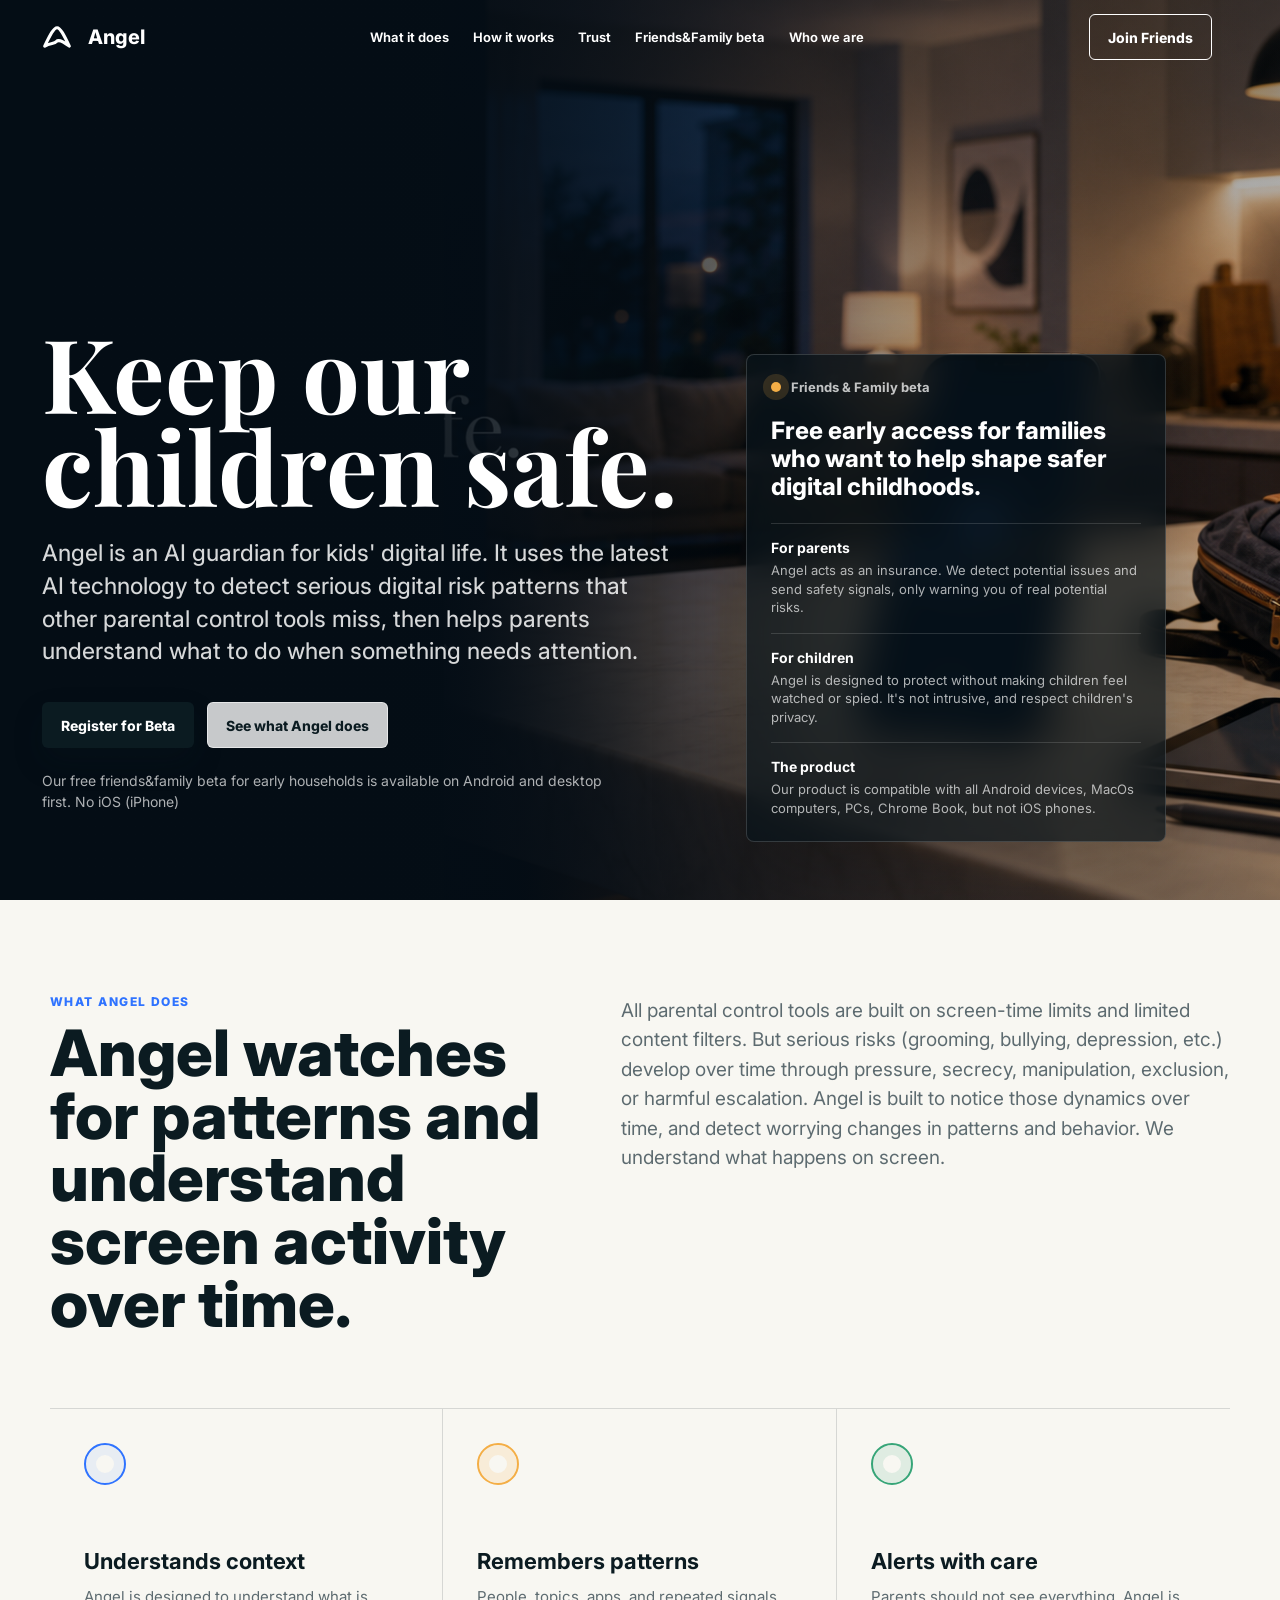
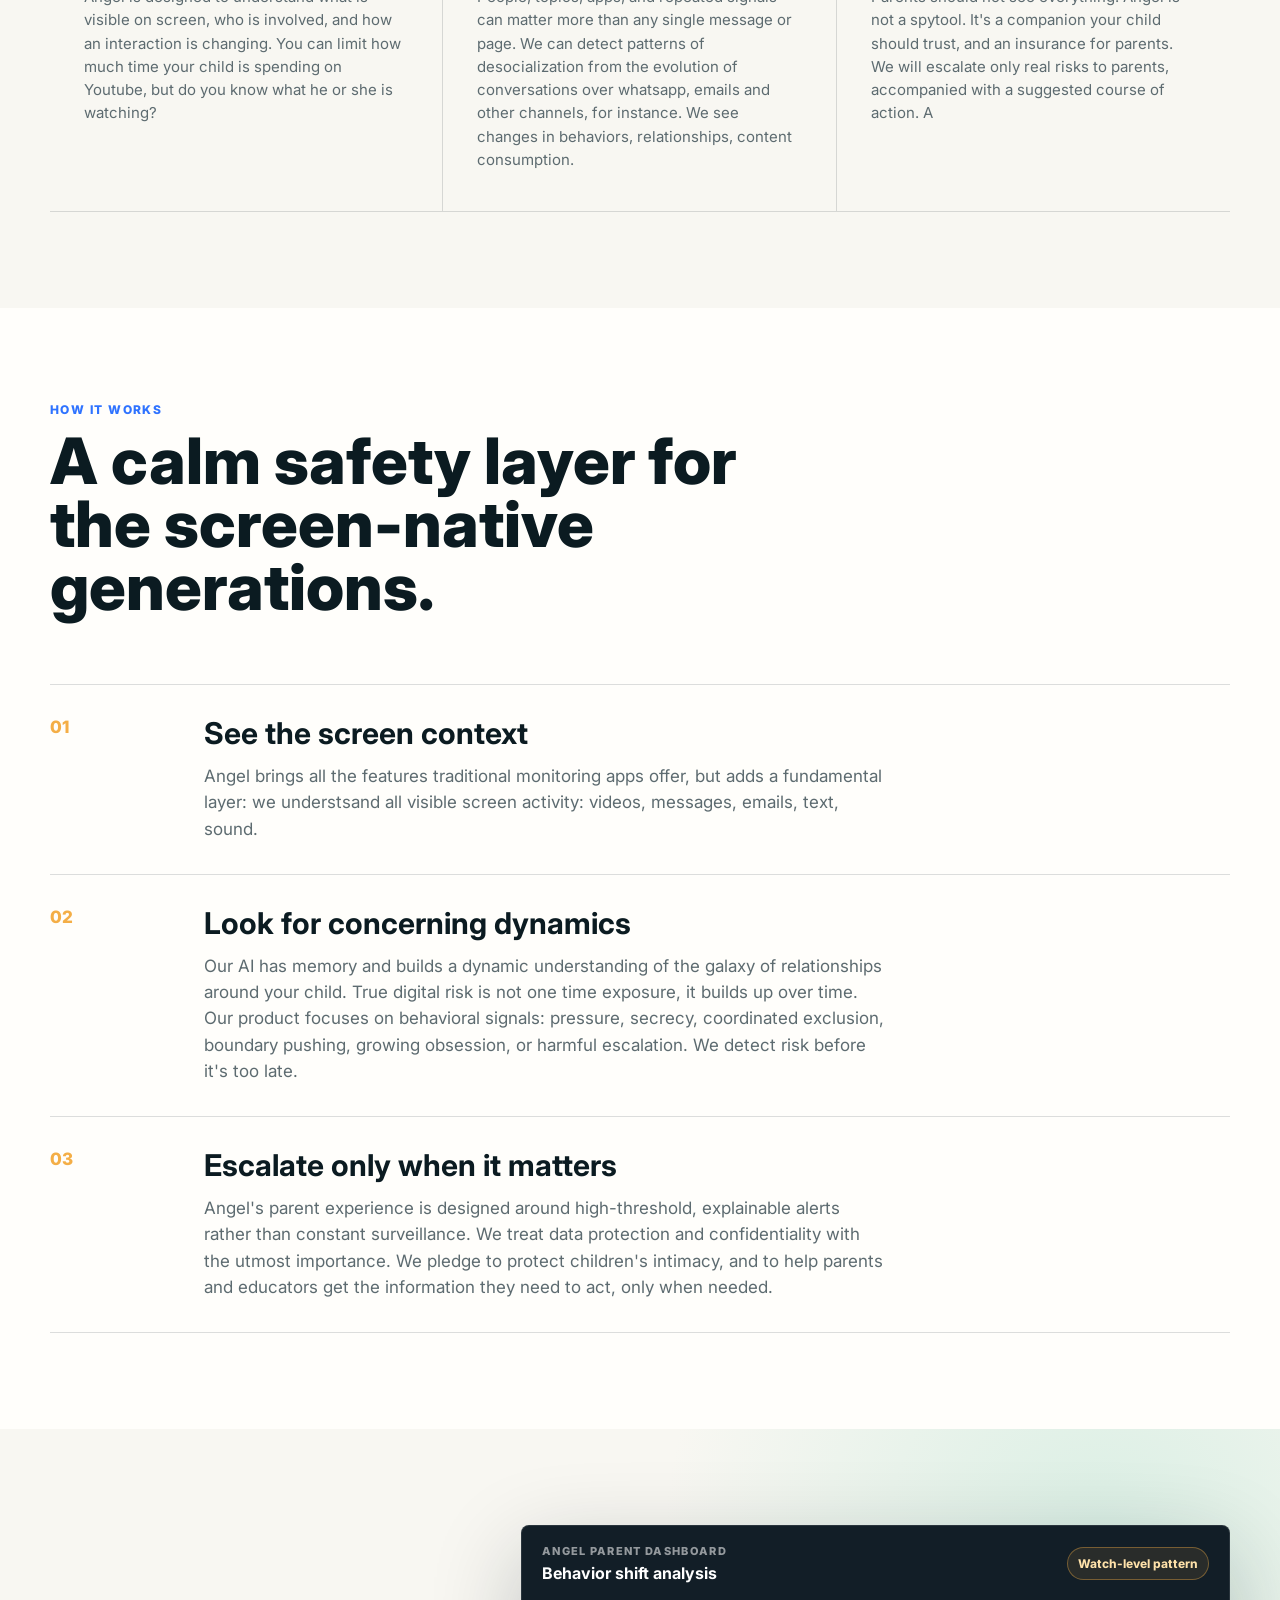
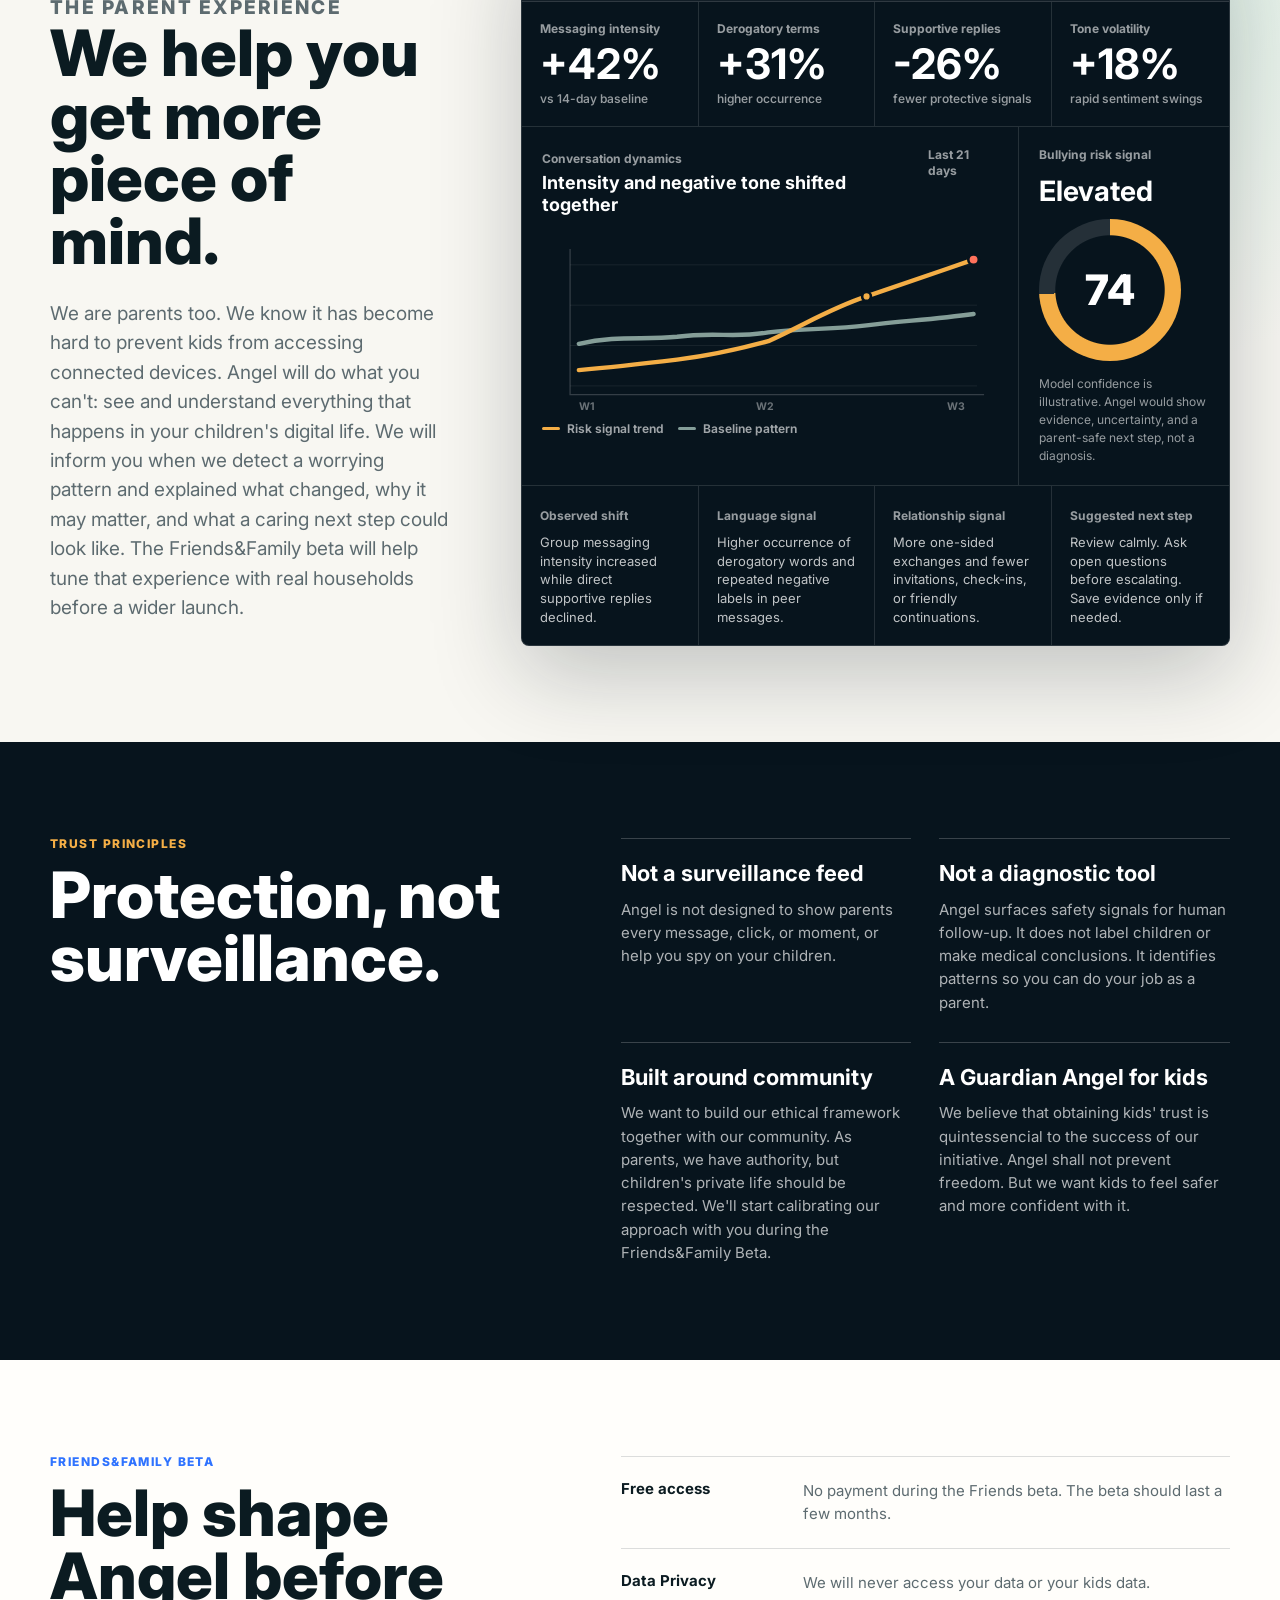
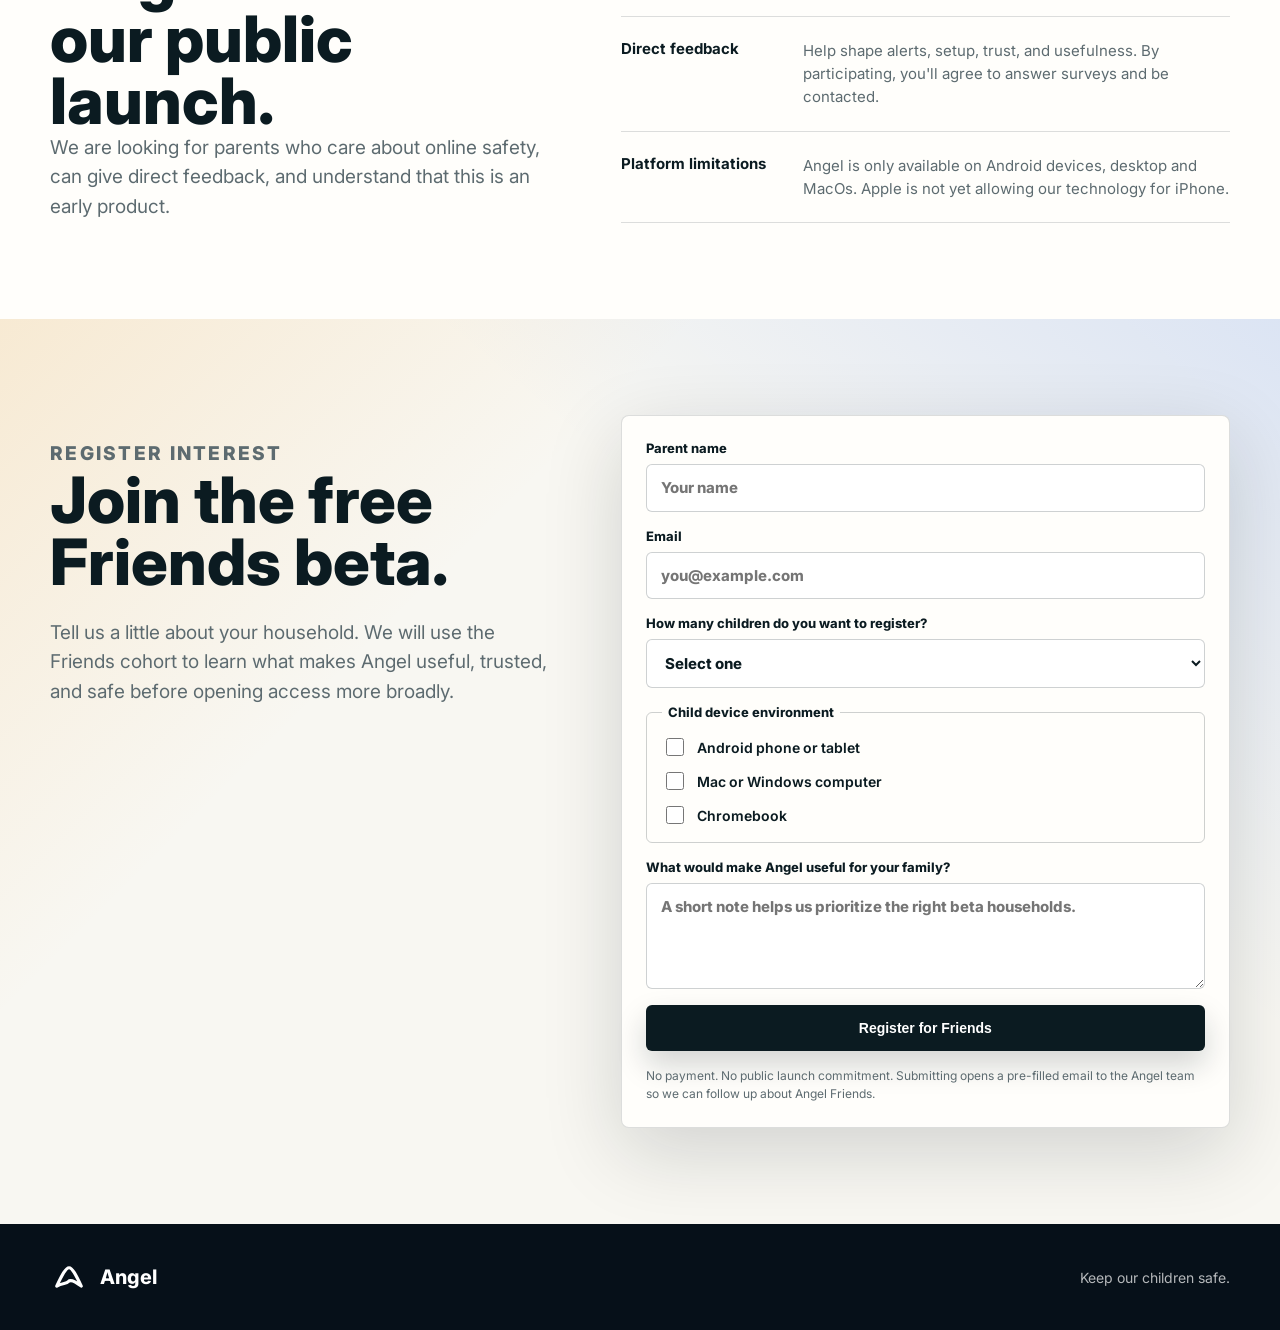
<file: index.html>
<!doctype html>
<html lang="en">
<head>
  <meta charset="utf-8">
  <meta name="viewport" content="width=device-width, initial-scale=1">
  <title>Angel | Keep our children safe</title>
  <meta name="description" content="Angel is an AI guardian for kids' digital life. Register for our Friends&Family beta testing phase.">
  <link rel="preconnect" href="https://fonts.googleapis.com">
  <link rel="preconnect" href="https://fonts.gstatic.com" crossorigin>
  <link href="https://fonts.googleapis.com/css2?family=Inter:wght@400;500;600;700;800&family=Playfair+Display:wght@600;700&display=swap" rel="stylesheet">
  <link rel="stylesheet" href="styles.css">
</head>
<body>
  <header class="site-header" data-header>
    <a class="brand" href="#top" aria-label="Angel home">
      <span class="brand-mark" aria-hidden="true">
        <svg viewBox="0 0 48 48" role="img">
          <path d="M8.5 35.5C15.4 20.9 20 12.3 24.1 12.3c4.1 0 8.4 8.6 15.4 23.2-8.5-6.5-13.9-8.4-16.2-5.7-2.7 3.2-7.8 1.3-14.8 5.7Z" />
        </svg>
      </span>
      <span>Angel</span>
    </a>
    <nav class="nav-links" aria-label="Main navigation">
      <a href="#what">What it does</a>
      <a href="#how">How it works</a>
      <a href="#trust">Trust</a>
      <a href="#friends">Friends&Family beta</a>
      <a href="founders.html">Who we are</a>
    </nav>
    <a class="header-action" href="#register">Join Friends</a>
    <button class="menu-button" type="button" data-menu-button aria-label="Open navigation">
      <span></span>
      <span></span>
    </button>
  </header>

  <nav class="mobile-menu" data-mobile-menu aria-label="Mobile navigation">
    <a href="#what">What it does</a>
    <a href="#how">How it works</a>
    <a href="#trust">Trust</a>
    <a href="#friends">Friends&Family beta</a>
    <a href="founders.html">Who we are</a>
  </nav>

  <main id="top">
    <section class="hero" aria-labelledby="hero-title">
      <div class="hero-image" aria-hidden="true"></div>
      <div class="hero-scrim" aria-hidden="true"></div>
      <div class="hero-inner">
        <div class="hero-copy">
          <h1 id="hero-title">Keep our children safe.</h1>
          <p class="hero-lead">Angel is an AI guardian for kids' digital life. It uses the latest AI technology to detect serious digital risk patterns that other parental control tools miss, then helps parents understand what to do when something needs attention.</p>
          <div class="hero-actions">
            <a class="primary-button" href="#register">Register for Beta</a>
            <a class="secondary-button" href="#what">See what Angel does</a>
          </div>
          <p class="availability">Our free friends&family beta for early households is available on Android and desktop first. No iOS (iPhone)</p>
        </div>

        <aside class="beta-panel" aria-label="Friends and Family beta summary">
          <div class="panel-top">
            <span class="pulse"></span>
            <span>Friends & Family beta</span>
          </div>
          <p class="panel-title">Free early access for families who want to help shape safer digital childhoods.</p>
          <div class="panel-rows">
            <div>
              <strong>For parents</strong>
              <span>Angel acts as an insurance. We detect potential issues and send safety signals, only warning you of real potential risks.</span>
            </div>
            <div>
              <strong>For children</strong>
              <span>Angel is designed to protect without making children feel watched or spied. It's not intrusive, and respect children's privacy.</span>
            </div>
            <div>
              <strong>The product</strong>
              <span>Our product is compatible with all Android devices, MacOs computers, PCs, Chrome Book, but not iOS phones.</span>
            </div>
          </div>
        </aside>
      </div>
    </section>

    <section class="intro-band" id="what" aria-labelledby="what-title">
      <div class="section-wrap split">
        <div>
          <p class="section-label">What Angel does</p>
          <h2 id="what-title">Angel watches for patterns and understand screen activity over time.</h2>
        </div>
        <p class="section-lead">All parental control tools are built on screen-time limits and limited content filters. But serious risks (grooming, bullying, depression, etc.) develop over time through pressure, secrecy, manipulation, exclusion, or harmful escalation. Angel is built to notice those dynamics over time, and detect worrying changes in patterns and behavior. We understand what happens on screen.</p>
      </div>
      <div class="section-wrap signal-grid">
        <article>
          <span class="icon-ring blue"></span>
          <h3>Understands context</h3>
          <p>Angel is designed to understand what is visible on screen, who is involved, and how an interaction is changing. You can limit how much time your child is spending on Youtube, but do you know what he or she is watching?</p>
        </article>
        <article>
          <span class="icon-ring amber"></span>
          <h3>Remembers patterns</h3>
          <p>People, topics, apps, and repeated signals can matter more than any single message or page. We can detect patterns of desocialization from the evolution of conversations over whatsapp, emails and other channels, for instance. We see changes in behaviors, relationships, content consumption.</p>
        </article>
        <article>
          <span class="icon-ring mint"></span>
          <h3>Alerts with care</h3>
          <p>Parents should not see everything. Angel is not a spytool. It's a companion your child should trust, and an insurance for parents. We will escalate only real risks to parents, accompanied with a suggested course of action. A</p>
        </article>
      </div>
    </section>

    <section class="product-story" id="how" aria-labelledby="how-title">
      <div class="section-wrap">
        <div class="story-header">
          <p class="section-label">How it works</p>
          <h2 id="how-title">A calm safety layer for the screen-native generations.</h2>
        </div>
        <div class="timeline">
          <div class="timeline-item">
            <span>01</span>
            <div>
              <h3>See the screen context</h3>
              <p>Angel brings all the features traditional monitoring apps offer, but adds a fundamental layer: we understsand all visible screen activity: videos, messages, emails, text, sound.</p>
            </div>
          </div>
          <div class="timeline-item">
            <span>02</span>
            <div>
              <h3>Look for concerning dynamics</h3>
              <p>Our AI has memory and builds a dynamic understanding of the galaxy of relationships around your child. True digital risk is not one time exposure, it builds up over time. Our product focuses on behavioral signals: pressure, secrecy, coordinated exclusion, boundary pushing, growing obsession, or harmful escalation. We detect risk before it's too late.</p>
            </div>
          </div>
          <div class="timeline-item">
            <span>03</span>
            <div>
              <h3>Escalate only when it matters</h3>
              <p>Angel's parent experience is designed around high-threshold, explainable alerts rather than constant surveillance. We treat data protection and confidentiality with the utmost importance. We pledge to protect children's intimacy, and to help parents and educators get the information they need to act, only when needed.</p>
            </div>
          </div>
        </div>
      </div>
    </section>

    <section class="dashboard-section" id="dashboard" aria-labelledby="dashboard-title">
      <div class="section-wrap dashboard-layout dashboard-layout-wide">
        <div class="dashboard-copy">
          <p class="section-label">The parent experience</p>
          <h2 id="dashboard-title">We help you get more piece of mind.</h2>
          <p>We are parents too. We know it has become hard to prevent kids from accessing connected devices. Angel will do what you can't: see and understand everything that happens in your children's digital life. We will inform you when we detect a worrying pattern and explained what changed, why it may matter, and what a caring next step could look like. The Friends&Family beta will help tune that experience with real households before a wider launch.</p>
        </div>

        <div class="analytics-dashboard" aria-label="Illustrative Angel parent dashboard preview">
          <div class="analytics-topbar">
            <div>
              <span class="dashboard-kicker">Angel Parent Dashboard</span>
              <strong>Behavior shift analysis</strong>
            </div>
            <span class="risk-pill">Watch-level pattern</span>
          </div>

          <div class="dashboard-metrics">
            <div>
              <span>Messaging intensity</span>
              <strong>+42%</strong>
              <small>vs 14-day baseline</small>
            </div>
            <div>
              <span>Derogatory terms</span>
              <strong>+31%</strong>
              <small>higher occurrence</small>
            </div>
            <div>
              <span>Supportive replies</span>
              <strong>-26%</strong>
              <small>fewer protective signals</small>
            </div>
            <div>
              <span>Tone volatility</span>
              <strong>+18%</strong>
              <small>rapid sentiment swings</small>
            </div>
          </div>

          <div class="dashboard-main-grid">
            <div class="chart-panel">
              <div class="chart-header">
                <div>
                  <span>Conversation dynamics</span>
                  <strong>Intensity and negative tone shifted together</strong>
                </div>
                <small>Last 21 days</small>
              </div>
              <svg class="line-chart" viewBox="0 0 520 220" role="img" aria-label="Line chart showing rising messaging intensity and derogatory language">
                <path class="grid-line" d="M32 42H496M32 88H496M32 134H496M32 180H496" />
                <path class="axis-line" d="M32 24V190H504" />
                <path class="baseline-line" d="M42 132C86 122 116 128 154 124C198 118 220 126 258 119C300 114 332 116 370 111C412 106 448 104 492 98" />
                <path class="risk-line" d="M42 162C86 158 120 154 154 150C196 145 225 138 258 129C300 110 330 91 370 78C414 63 452 50 492 36" />
                <circle class="chart-point" cx="370" cy="78" r="5" />
                <circle class="chart-point hot" cx="492" cy="36" r="6" />
                <text x="42" y="208">W1</text>
                <text x="244" y="208">W2</text>
                <text x="462" y="208">W3</text>
              </svg>
              <div class="chart-legend">
                <span><i class="legend-risk"></i>Risk signal trend</span>
                <span><i class="legend-base"></i>Baseline pattern</span>
              </div>
            </div>

            <div class="score-panel">
              <span>Bullying risk signal</span>
              <strong>Elevated</strong>
              <div class="score-ring" aria-hidden="true"><span>74</span></div>
              <p>Model confidence is illustrative. Angel would show evidence, uncertainty, and a parent-safe next step, not a diagnosis.</p>
            </div>
          </div>

          <div class="evidence-matrix">
            <div>
              <span>Observed shift</span>
              <p>Group messaging intensity increased while direct supportive replies declined.</p>
            </div>
            <div>
              <span>Language signal</span>
              <p>Higher occurrence of derogatory words and repeated negative labels in peer messages.</p>
            </div>
            <div>
              <span>Relationship signal</span>
              <p>More one-sided exchanges and fewer invitations, check-ins, or friendly continuations.</p>
            </div>
            <div>
              <span>Suggested next step</span>
              <p>Review calmly. Ask open questions before escalating. Save evidence only if needed.</p>
            </div>
          </div>
        </div>
      </div>
    </section>

    <section class="trust-section" id="trust" aria-labelledby="trust-title">
      <div class="section-wrap trust-layout">
        <div>
          <p class="section-label">Trust principles</p>
          <h2 id="trust-title">Protection, not surveillance.</h2>
        </div>
        <div class="trust-list">
          <article>
            <h3>Not a surveillance feed</h3>
            <p>Angel is not designed to show parents every message, click, or moment, or help you spy on your children.</p>
          </article>
          <article>
            <h3>Not a diagnostic tool</h3>
            <p>Angel surfaces safety signals for human follow-up. It does not label children or make medical conclusions. It identifies patterns so you can do your job as a parent.</p>
          </article>
          <article>
            <h3>Built around community</h3>
            <p>We want to build our ethical framework together with our community. As parents, we have authority, but children's private life should be respected. We'll start calibrating our approach with you during the Friends&Family Beta.</p>
          </article>
          <article>
            <h3>A Guardian Angel for kids</h3>
            <p>We believe that obtaining kids' trust is quintessencial to the success of our initiative. Angel shall not prevent freedom. But we want kids to feel safer and more confident with it.</p>
          </article>
        </div>
      </div>
    </section>

    <section class="friends-section" id="friends" aria-labelledby="friends-title">
      <div class="section-wrap friends-grid">
        <div>
          <p class="section-label">Friends&Family beta</p>
          <h2 id="friends-title">Help shape Angel before our public launch.</h2>
          <p class="section-lead">We are looking for parents who care about online safety, can give direct feedback, and understand that this is an early product.</p>
        </div>
        <div class="friends-points">
          <div><strong>Free access</strong><span>No payment during the Friends beta. The beta should last a few months.</span></div>
          <div><strong>Data Privacy</strong><span>We will never access your data or your kids data.</span></div>
          <div><strong>Direct feedback</strong><span>Help shape alerts, setup, trust, and usefulness. By participating, you'll agree to answer surveys and be contacted.</span></div>
          <div><strong>Platform limitations</strong><span>Angel is only available on Android devices, desktop and MacOs. Apple is not yet allowing our technology for iPhone.</span></div>
        </div>
      </div>
    </section>

    <section class="register-section" id="register" aria-labelledby="register-title">
      <div class="section-wrap register-layout">
        <div class="register-copy">
          <p class="section-label">Register interest</p>
          <h2 id="register-title">Join the free Friends beta.</h2>
          <p>Tell us a little about your household. We will use the Friends cohort to learn what makes Angel useful, trusted, and safe before opening access more broadly.</p>
        </div>
        <form class="signup-form" data-signup-form>
          <label>
            Parent name
            <input id="parent-name" name="name" type="text" autocomplete="name" placeholder="Your name" required>
          </label>
          <label>
            Email
            <input id="parent-email" name="email" type="email" autocomplete="email" placeholder="you@example.com" required>
          </label>
          <label>
            How many children do you want to register?
            <select id="children-count" name="children" required>
              <option value="">Select one</option>
              <option>One</option>
              <option>Two</option>
              <option>Three</option>
            </select>
          </label>
          <fieldset class="device-fieldset">
            <legend>Child device environment</legend>
            <label for="device-android"><input id="device-android" name="device" type="checkbox" value="Android phone or tablet"> Android phone or tablet</label>
            <label for="device-computer"><input id="device-computer" name="device" type="checkbox" value="Mac or Windows computer"> Mac or Windows computer</label>
            <label for="device-chromebook"><input id="device-chromebook" name="device" type="checkbox" value="Chromebook"> Chromebook</label>
          </fieldset>
          <label>
            What would make Angel useful for your family?
            <textarea id="family-note" name="note" rows="4" placeholder="A short note helps us prioritize the right beta households."></textarea>
          </label>
          <button class="primary-button form-button" type="submit">Register for Friends</button>
          <p class="form-note">No payment. No public launch commitment. Submitting opens a pre-filled email to the Angel team so we can follow up about Angel Friends.</p>
          <div class="form-success" data-form-success hidden>
            <strong>Email draft prepared.</strong>
            <span>Send it to complete your Friends beta registration interest.</span>
          </div>
        </form>
      </div>
    </section>
  </main>

  <footer class="site-footer">
    <div class="footer-inner">
      <a class="brand footer-brand" href="#top" aria-label="Angel home">
        <span class="brand-mark" aria-hidden="true">
          <svg viewBox="0 0 48 48" role="img">
            <path d="M8.5 35.5C15.4 20.9 20 12.3 24.1 12.3c4.1 0 8.4 8.6 15.4 23.2-8.5-6.5-13.9-8.4-16.2-5.7-2.7 3.2-7.8 1.3-14.8 5.7Z" />
          </svg>
        </span>
        <span>Angel</span>
      </a>
      <p>Keep our children safe.</p>
    </div>
  </footer>

  <script src="script.js"></script>
</body>
</html>
</file>
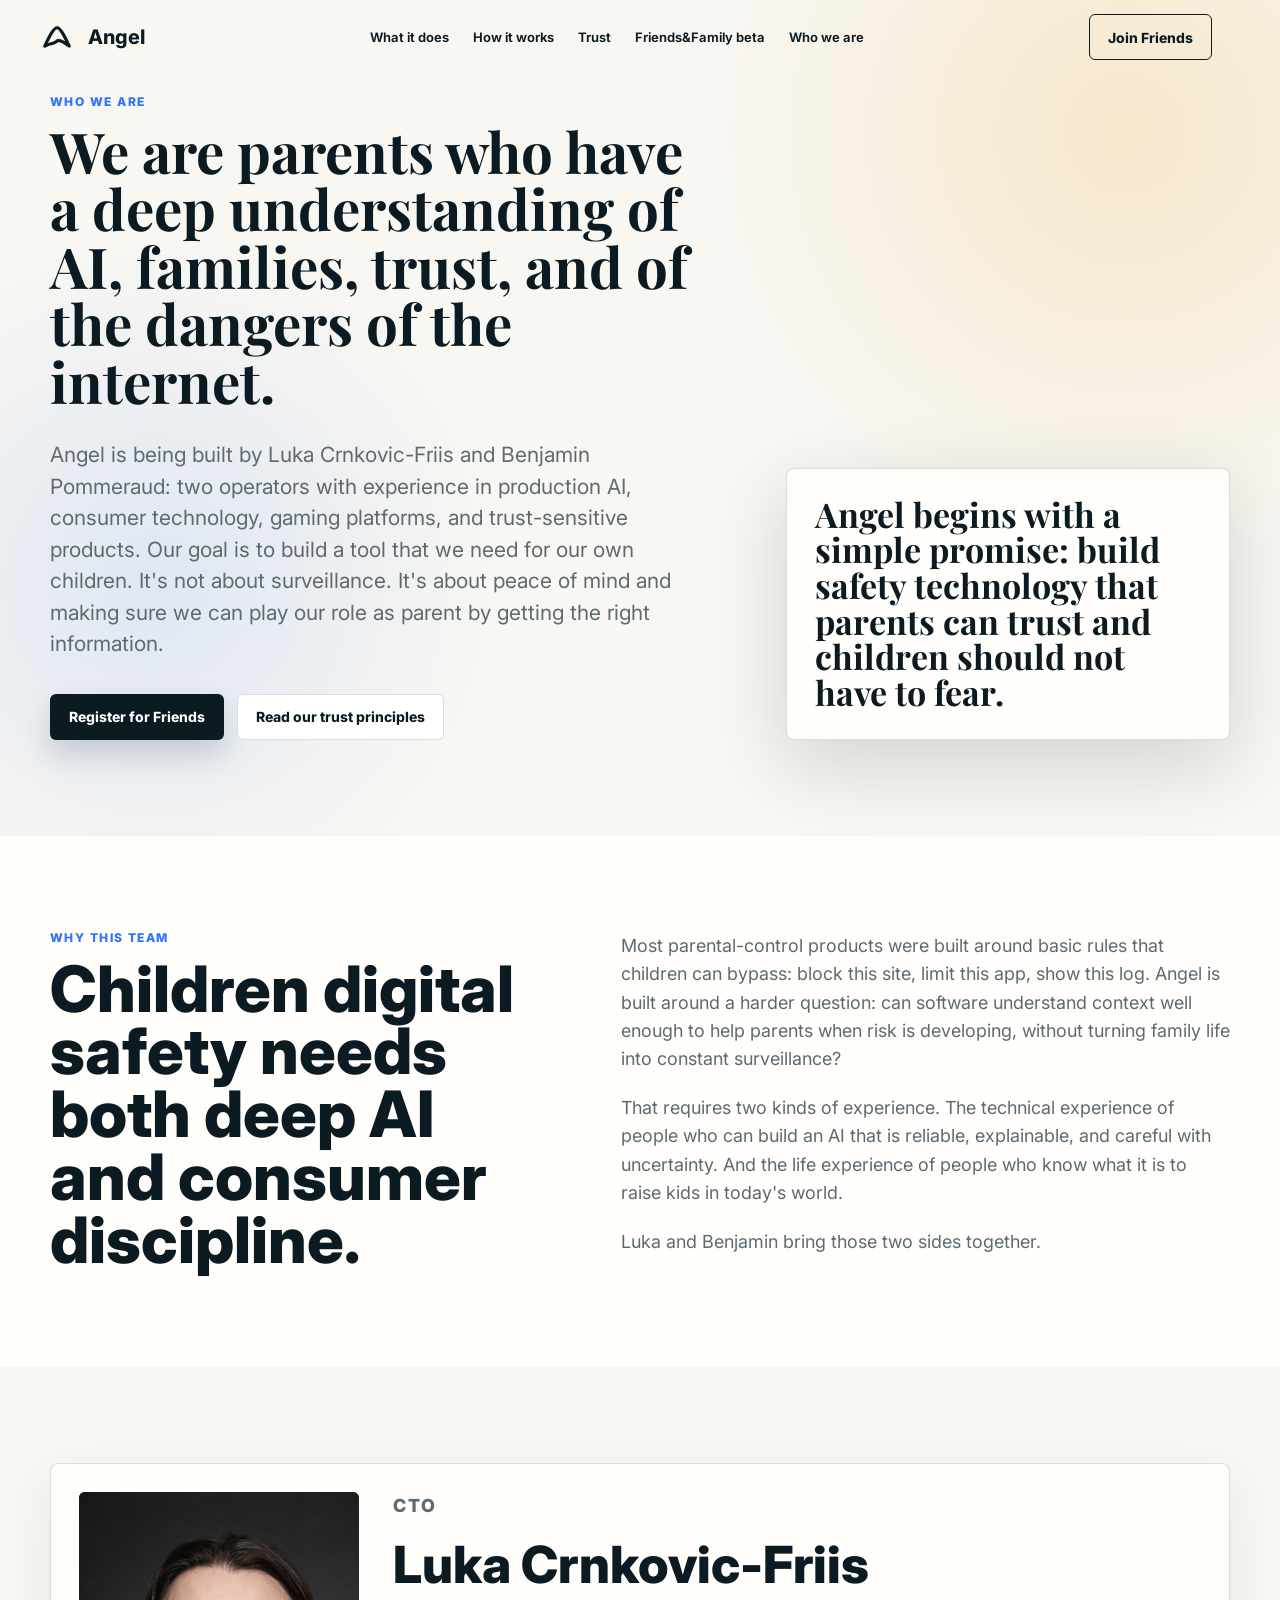
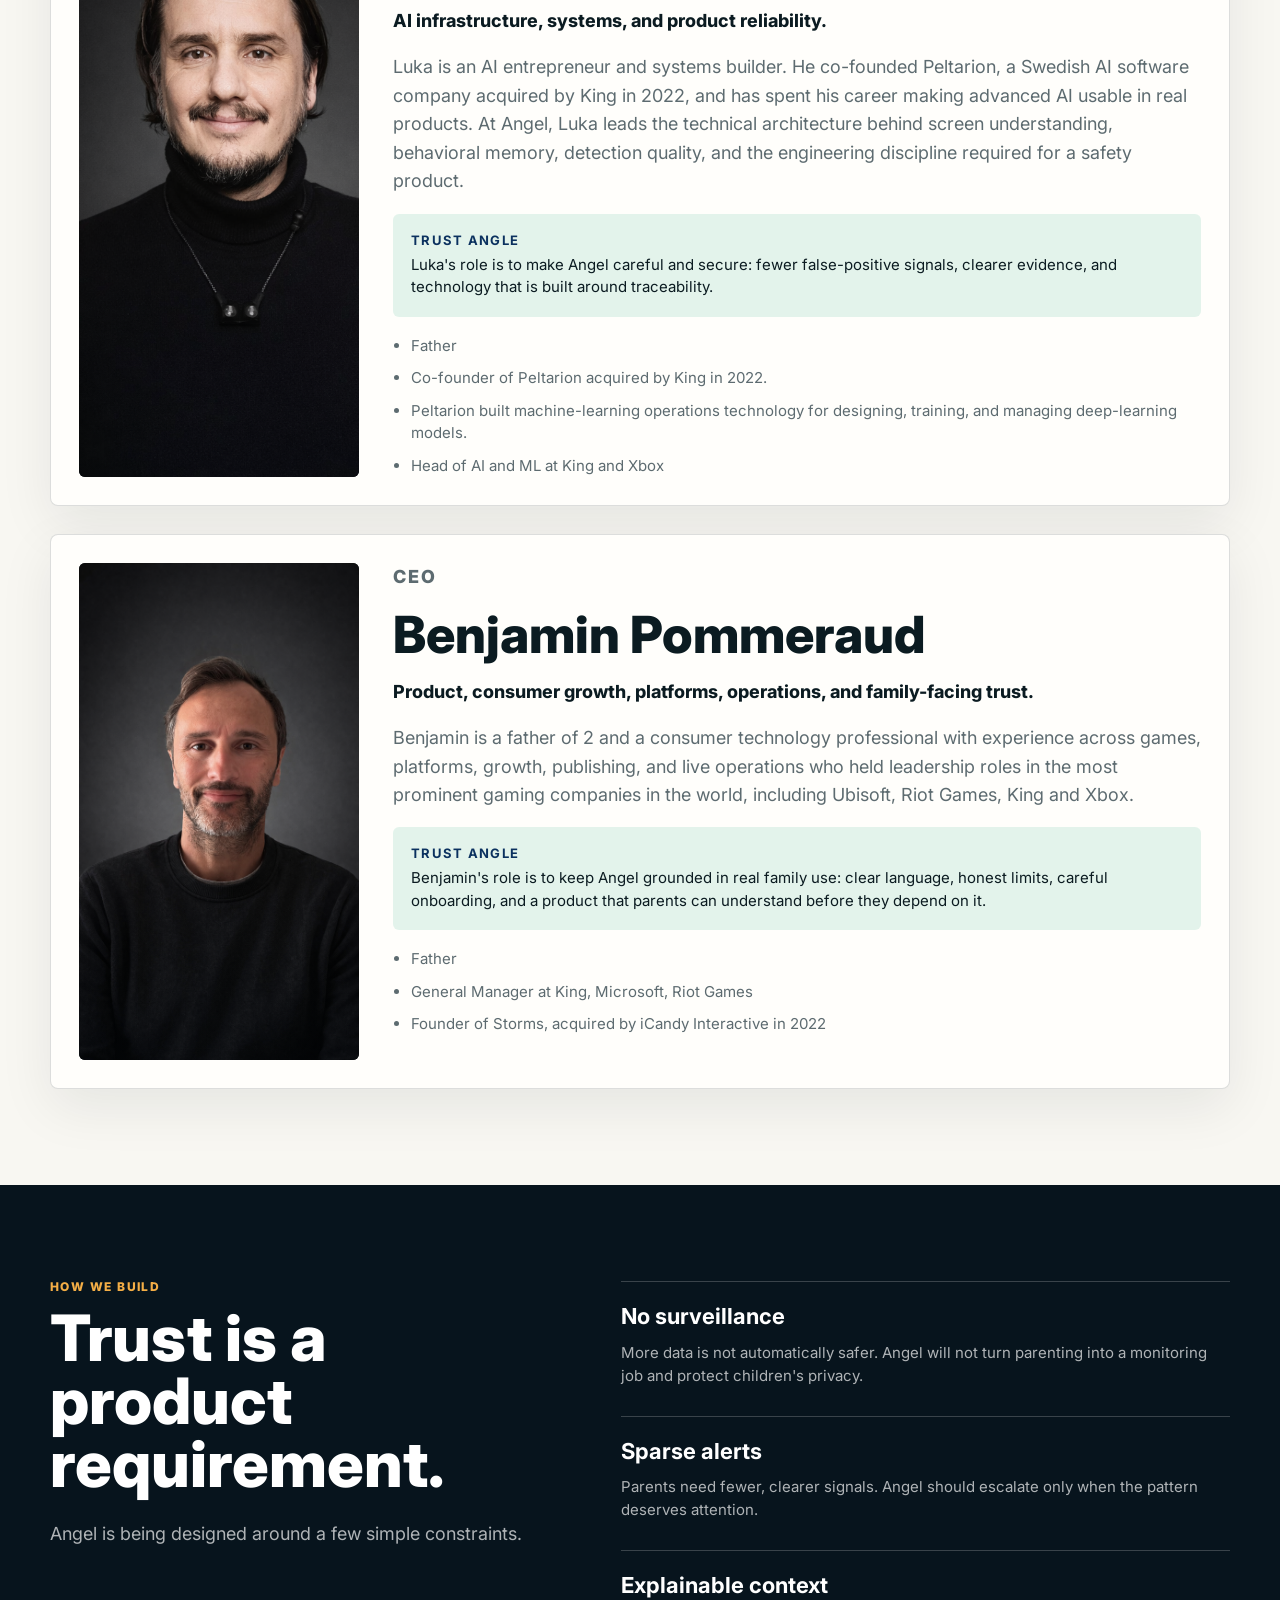
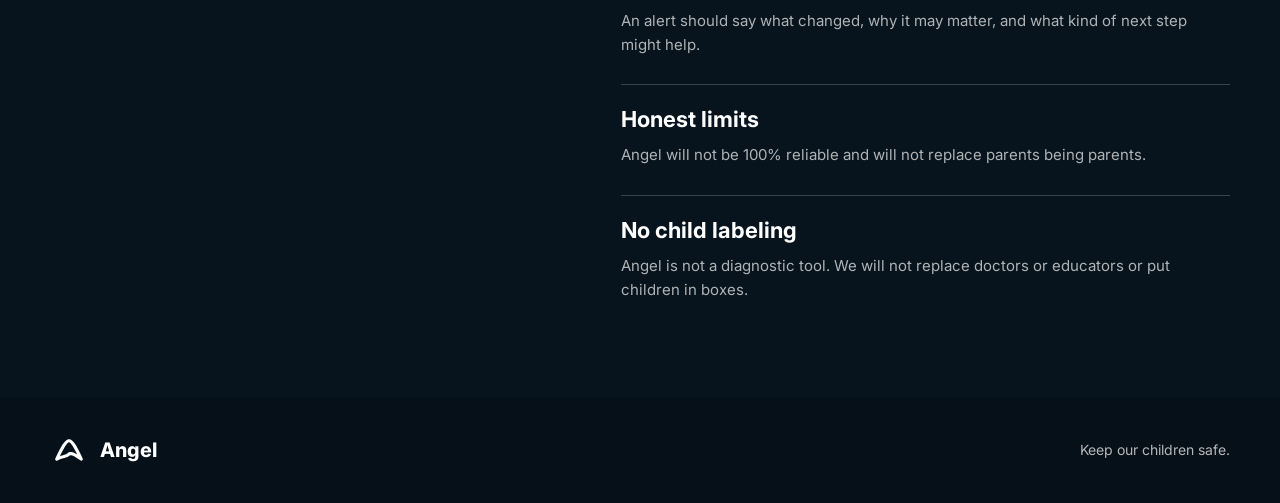
<file: founders.html>
<!doctype html>
<html lang="en">
<head>
  <meta charset="utf-8">
  <meta name="viewport" content="width=device-width, initial-scale=1">
  <title>Founders | Angel</title>
  <meta name="description" content="Meet the founders building Angel, an AI guardian for kids' digital life: Luka Crnkovic-Friis and Benjamin Pommeraud.">
  <link rel="preconnect" href="https://fonts.googleapis.com">
  <link rel="preconnect" href="https://fonts.gstatic.com" crossorigin>
  <link href="https://fonts.googleapis.com/css2?family=Inter:wght@400;500;600;700;800&family=Playfair+Display:wght@600;700&display=swap" rel="stylesheet">
  <link rel="stylesheet" href="styles.css">
</head>
<body class="subpage">
  <header class="site-header is-scrolled" data-header>
    <a class="brand" href="index.html#top" aria-label="Angel home">
      <span class="brand-mark" aria-hidden="true">
        <svg viewBox="0 0 48 48" role="img">
          <path d="M8.5 35.5C15.4 20.9 20 12.3 24.1 12.3c4.1 0 8.4 8.6 15.4 23.2-8.5-6.5-13.9-8.4-16.2-5.7-2.7 3.2-7.8 1.3-14.8 5.7Z" />
        </svg>
      </span>
      <span>Angel</span>
    </a>
    <nav class="nav-links" aria-label="Main navigation">
      <a href="index.html#what">What it does</a>
      <a href="index.html#how">How it works</a>
      <a href="index.html#trust">Trust</a>
      <a href="index.html#friends">Friends&Family beta</a>
      <a href="founders.html" aria-current="page">Who we are</a>
    </nav>
    <a class="header-action" href="index.html#register">Join Friends</a>
    <button class="menu-button" type="button" data-menu-button aria-label="Open navigation">
      <span></span>
      <span></span>
    </button>
  </header>

  <nav class="mobile-menu" data-mobile-menu aria-label="Mobile navigation">
    <a href="index.html#what">What it does</a>
    <a href="index.html#how">How it works</a>
    <a href="index.html#trust">Trust</a>
    <a href="index.html#friends">Friends&Family beta</a>
    <a href="founders.html">Who we are</a>
  </nav>

  <main>
    <section class="founders-hero" aria-labelledby="founders-title">
      <div class="section-wrap founders-hero-grid">
        <div>
          <p class="section-label">Who we are</p>
          <h1 id="founders-title">We are parents who have a deep understanding of AI, families, trust, and of the dangers of the internet.</h1>
          <p class="founders-lead">Angel is being built by Luka Crnkovic-Friis and Benjamin Pommeraud: two operators with experience in production AI, consumer technology, gaming platforms, and trust-sensitive products. Our goal is to build a tool that we need for our own children. It's not about surveillance. It's about peace of mind and making sure we can play our role as parent by getting the right information.</p>
          <div class="hero-actions founders-actions">
            <a class="primary-button" href="index.html#register">Register for Friends</a>
            <a class="secondary-button light" href="index.html#trust">Read our trust principles</a>
          </div>
        </div>
        <div class="founder-promise">
          <strong>Angel begins with a simple promise: build safety technology that parents can trust and children should not have to fear.</strong>
        </div>
      </div>
    </section>

    <section class="why-team-section" aria-labelledby="why-team-title">
      <div class="section-wrap split">
        <div>
          <p class="section-label">Why this team</p>
          <h2 id="why-team-title">Children digital safety needs both deep AI and consumer discipline.</h2>
        </div>
        <div class="long-copy">
          <p>Most parental-control products were built around basic rules that children can bypass: block this site, limit this app, show this log. Angel is built around a harder question: can software understand context well enough to help parents when risk is developing, without turning family life into constant surveillance?</p>
          <p>That requires two kinds of experience. The technical experience of people who can build an AI that is reliable, explainable, and careful with uncertainty. And the life experience of people who know what it is to raise kids in today's world.</p>
          <p>Luka and Benjamin bring those two sides together.</p>
        </div>
      </div>
    </section>

    <section class="founder-cards-section" aria-label="Founder profiles">
      <div class="section-wrap founder-cards">
        <article class="founder-card">
          <figure class="founder-portrait">
            <img src="assets/luka-crnkovic-friis.png" alt="Portrait of Luka Crnkovic-Friis" loading="lazy">
          </figure>
          <div class="founder-card-body">
            <p class="section-label">CTO</p>
            <h2>Luka Crnkovic-Friis</h2>
            <p class="role-line">AI infrastructure, systems, and product reliability.</p>
            <p>Luka is an AI entrepreneur and systems builder. He co-founded Peltarion, a Swedish AI software company acquired by King in 2022, and has spent his career making advanced AI usable in real products. At Angel, Luka leads the technical architecture behind screen understanding, behavioral memory, detection quality, and the engineering discipline required for a safety product.</p>
            <div class="trust-angle">
              <strong>Trust angle</strong>
              <span>Luka's role is to make Angel careful and secure: fewer false-positive signals, clearer evidence, and technology that is built around traceability.</span>
            </div>
            <ul class="proof-list">
              <li>Father</li>
              <li>Co-founder of Peltarion acquired by King in 2022.</li>
              <li>Peltarion built machine-learning operations technology for designing, training, and managing deep-learning models.</li>
              <li>Head of AI and ML at King and Xbox</li>
            </ul>
          </div>
        </article>

        <article class="founder-card">
          <figure class="founder-portrait">
            <img src="assets/benjamin-pommeraud.png" alt="Portrait of Benjamin Pommeraud" loading="lazy">
          </figure>
          <div class="founder-card-body">
            <p class="section-label">CEO</p>
            <h2>Benjamin Pommeraud</h2>
            <p class="role-line">Product, consumer growth, platforms, operations, and family-facing trust.</p>
            <p>Benjamin is a father of 2 and a consumer technology professional with experience across games, platforms, growth, publishing, and live operations who held leadership roles in the most prominent gaming companies in the world, including Ubisoft, Riot Games, King and Xbox.</p>
            <div class="trust-angle">
              <strong>Trust angle</strong>
              <span>Benjamin's role is to keep Angel grounded in real family use: clear language, honest limits, careful onboarding, and a product that parents can understand before they depend on it.</span>
            </div>
            <ul class="proof-list">
              <li>Father</li>
              <li>General Manager at King, Microsoft, Riot Games</li>
              <li>Founder of Storms, acquired by iCandy Interactive in 2022</li>
            </ul>
          </div>
        </article>
      </div>
    </section>

    <section class="trust-section founder-trust" aria-labelledby="build-title">
      <div class="section-wrap trust-layout">
        <div>
          <p class="section-label">How we build</p>
          <h2 id="build-title">Trust is a product requirement.</h2>
          <p class="dark-lead">Angel is being designed around a few simple constraints.</p>
        </div>
        <div class="trust-list">
          <article>
            <h3>No surveillance</h3>
            <p>More data is not automatically safer. Angel will not turn parenting into a monitoring job and protect children's privacy.</p>
          </article>
          <article>
            <h3>Sparse alerts</h3>
            <p>Parents need fewer, clearer signals. Angel should escalate only when the pattern deserves attention.</p>
          </article>
          <article>
            <h3>Explainable context</h3>
            <p>An alert should say what changed, why it may matter, and what kind of next step might help.</p>
          </article>
          <article>
            <h3>Honest limits</h3>
            <p>Angel will not be 100% reliable and will not replace parents being parents.</p>
          </article>
          <article>
            <h3>No child labeling</h3>
            <p>Angel is not a diagnostic tool. We will not replace doctors or educators or put children in boxes.</p>
          </article>
        </div>
      </div>
    </section>

  </main>

  <footer class="site-footer">
    <div class="footer-inner">
      <a class="brand footer-brand" href="index.html#top" aria-label="Angel home">
        <span class="brand-mark" aria-hidden="true">
          <svg viewBox="0 0 48 48" role="img">
            <path d="M8.5 35.5C15.4 20.9 20 12.3 24.1 12.3c4.1 0 8.4 8.6 15.4 23.2-8.5-6.5-13.9-8.4-16.2-5.7-2.7 3.2-7.8 1.3-14.8 5.7Z" />
          </svg>
        </span>
        <span>Angel</span>
      </a>
      <p>Keep our children safe.</p>
    </div>
  </footer>

  <script src="script.js"></script>
</body>
</html>
</file>
<file: styles.css>
:root {
  --paper: #f8f7f2;
  --paper-rgb: 248, 247, 242;
  --ink: #0b1b21;
  --ink-rgb: 11, 27, 33;
  --muted: #5d6b70;
  --blue: #2f73ff;
  --blue-deep: #0b315f;
  --amber: #f4ae46;
  --amber-soft: #ffe2aa;
  --mint: #ccecdf;
  --lilac: #dcd9ef;
  --line: rgba(11, 27, 33, 0.14);
  --white: #fffefb;
  --shadow: 0 24px 80px rgba(11, 27, 33, 0.16);
  --radius: 8px;
}

* {
  box-sizing: border-box;
}

html {
  scroll-behavior: smooth;
  scroll-padding-top: 92px;
}

body {
  margin: 0;
  background: var(--paper);
  color: var(--ink);
  font-family: Inter, ui-sans-serif, system-ui, -apple-system, BlinkMacSystemFont, "Segoe UI", sans-serif;
  letter-spacing: 0;
}

body.menu-open {
  overflow: hidden;
}

a {
  color: inherit;
}

.site-header {
  position: fixed;
  inset: 0 0 auto;
  z-index: 20;
  height: 74px;
  display: grid;
  grid-template-columns: auto 1fr auto auto;
  align-items: center;
  gap: 30px;
  padding: 0 38px;
  color: white;
  transition: background 220ms ease, color 220ms ease, border-color 220ms ease;
}

.site-header.is-scrolled,
.site-header.menu-active {
  background: rgba(var(--paper-rgb), 0.92);
  color: var(--ink);
  border-bottom: 1px solid var(--line);
  backdrop-filter: blur(18px);
}

.brand {
  display: inline-flex;
  align-items: center;
  gap: 12px;
  text-decoration: none;
  font-weight: 760;
  font-size: 20px;
}

.brand-mark {
  width: 38px;
  height: 38px;
  display: inline-grid;
  place-items: center;
}

.brand-mark svg {
  width: 100%;
  height: 100%;
  fill: none;
  stroke: currentColor;
  stroke-width: 4;
  stroke-linecap: round;
  stroke-linejoin: round;
}

.nav-links {
  display: flex;
  justify-content: center;
  gap: 24px;
  font-size: 13px;
  font-weight: 650;
}

.nav-links a,
.mobile-menu a {
  text-decoration: none;
}

.header-action,
.primary-button,
.secondary-button {
  min-height: 46px;
  display: inline-flex;
  align-items: center;
  justify-content: center;
  border-radius: 6px;
  padding: 0 18px;
  text-decoration: none;
  font-size: 14px;
  font-weight: 760;
  border: 1px solid transparent;
}

.header-action {
  border-color: currentColor;
}

.primary-button {
  background: var(--ink);
  color: white;
  box-shadow: 0 14px 30px rgba(var(--ink-rgb), 0.18);
}

.secondary-button {
  color: var(--ink);
  background: rgba(255, 255, 255, 0.78);
  border-color: rgba(255, 255, 255, 0.56);
}

.menu-button {
  display: none;
  width: 44px;
  height: 44px;
  border: 1px solid currentColor;
  border-radius: 6px;
  background: transparent;
  color: inherit;
  padding: 13px 11px;
}

.menu-button span {
  display: block;
  height: 2px;
  background: currentColor;
  margin-bottom: 8px;
}

.menu-button span:last-child {
  margin-bottom: 0;
}

.mobile-menu {
  position: fixed;
  inset: 74px 0 auto;
  z-index: 19;
  display: none;
  background: rgba(var(--paper-rgb), 0.97);
  border-bottom: 1px solid var(--line);
  padding: 18px 24px 26px;
  backdrop-filter: blur(18px);
}

.mobile-menu a {
  display: block;
  padding: 16px 0;
  font-size: 18px;
  font-weight: 720;
  border-bottom: 1px solid var(--line);
}

.hero {
  min-height: 100vh;
  position: relative;
  overflow: hidden;
  color: white;
  background: #061019;
}

.hero-image {
  position: absolute;
  top: 0;
  right: 0;
  bottom: 0;
  left: 35%;
  background-image: url("assets/campaign-calendar-signals.png");
  background-position: 64% center;
  background-size: cover;
  transform: scale(1.01);
}

.hero-scrim {
  position: absolute;
  inset: 0;
  background:
    linear-gradient(90deg, rgba(4, 13, 21, 1) 0%, rgba(4, 13, 21, 0.98) 30%, rgba(4, 13, 21, 0.72) 48%, rgba(4, 13, 21, 0.18) 76%, rgba(4, 13, 21, 0.08) 100%),
    linear-gradient(180deg, rgba(4, 13, 21, 0.46) 0%, rgba(4, 13, 21, 0) 46%, rgba(4, 13, 21, 0.35) 100%);
}

.hero-inner {
  position: relative;
  z-index: 1;
  min-height: 100vh;
  display: grid;
  grid-template-columns: minmax(0, 0.9fr) minmax(330px, 420px);
  align-items: end;
  gap: 56px;
  max-width: 1320px;
  margin: 0 auto;
  padding: 142px 42px 58px;
}

.hero-copy {
  padding-bottom: 30px;
}

h1,
h2 {
  margin: 0;
  letter-spacing: 0;
}

h1 {
  max-width: 760px;
  font-family: "Playfair Display", Georgia, serif;
  font-size: clamp(58px, 8vw, 116px);
  line-height: 0.91;
  font-weight: 700;
}

.hero-lead {
  max-width: 640px;
  margin: 26px 0 0;
  color: rgba(255, 255, 255, 0.84);
  font-size: clamp(18px, 2vw, 23px);
  line-height: 1.42;
  font-weight: 450;
}

.hero-actions {
  display: flex;
  flex-wrap: wrap;
  gap: 13px;
  margin-top: 34px;
}

.availability {
  max-width: 560px;
  margin: 22px 0 0;
  color: rgba(255, 255, 255, 0.68);
  font-size: 14px;
  line-height: 1.5;
}

.beta-panel {
  background: rgba(7, 18, 26, 0.72);
  border: 1px solid rgba(255, 255, 255, 0.16);
  border-radius: var(--radius);
  padding: 24px;
  box-shadow: 0 30px 90px rgba(0, 0, 0, 0.28);
  backdrop-filter: blur(20px);
}

.panel-top {
  display: flex;
  align-items: center;
  gap: 10px;
  color: rgba(255, 255, 255, 0.74);
  font-size: 13px;
  font-weight: 720;
}

.pulse {
  width: 10px;
  height: 10px;
  border-radius: 50%;
  background: var(--amber);
  box-shadow: 0 0 0 8px rgba(244, 174, 70, 0.16);
}

.panel-title {
  margin: 22px 0;
  color: white;
  font-size: 24px;
  line-height: 1.17;
  font-weight: 760;
}

.panel-rows {
  display: grid;
  gap: 16px;
}

.panel-rows div {
  border-top: 1px solid rgba(255, 255, 255, 0.14);
  padding-top: 15px;
}

.panel-rows strong,
.panel-rows span {
  display: block;
}

.panel-rows strong {
  margin-bottom: 5px;
  font-size: 14px;
}

.panel-rows span {
  color: rgba(255, 255, 255, 0.68);
  font-size: 13px;
  line-height: 1.42;
}

section:not(.hero) {
  padding: 96px 40px;
  scroll-margin-top: 92px;
}

.section-wrap {
  width: min(1180px, 100%);
  margin: 0 auto;
}

.split,
.dashboard-layout,
.trust-layout,
.friends-grid,
.register-layout {
  display: grid;
  grid-template-columns: minmax(0, 0.9fr) minmax(0, 1.1fr);
  gap: 72px;
  align-items: start;
}

.section-label {
  margin: 0 0 14px;
  color: var(--blue);
  font-size: 12px;
  line-height: 1;
  font-weight: 820;
  text-transform: uppercase;
  letter-spacing: 0.12em;
}

h2 {
  max-width: 760px;
  font-size: clamp(38px, 5vw, 70px);
  line-height: 0.98;
  font-weight: 820;
}

.section-lead,
.dashboard-copy p,
.register-copy p {
  margin: 0;
  color: var(--muted);
  font-size: 19px;
  line-height: 1.55;
}

.signal-grid {
  margin-top: 72px;
  display: grid;
  grid-template-columns: repeat(3, 1fr);
  gap: 0;
  border-top: 1px solid var(--line);
  border-bottom: 1px solid var(--line);
}

.signal-grid article {
  min-height: 300px;
  padding: 34px 34px 40px;
  border-right: 1px solid var(--line);
}

.signal-grid article:last-child {
  border-right: 0;
}

.icon-ring {
  width: 42px;
  height: 42px;
  display: block;
  border-radius: 50%;
  margin-bottom: 64px;
  border: 2px solid currentColor;
}

.icon-ring.blue {
  color: var(--blue);
  box-shadow: inset 0 0 0 10px rgba(47, 115, 255, 0.08);
}

.icon-ring.amber {
  color: var(--amber);
  box-shadow: inset 0 0 0 10px rgba(244, 174, 70, 0.15);
}

.icon-ring.mint {
  color: #37a578;
  box-shadow: inset 0 0 0 10px rgba(55, 165, 120, 0.13);
}

h3 {
  margin: 0 0 12px;
  font-size: 22px;
  line-height: 1.12;
}

.signal-grid p,
.timeline p,
.trust-list p,
.friends-points span,
.evidence-list p {
  margin: 0;
  color: var(--muted);
  font-size: 15px;
  line-height: 1.55;
}

.product-story {
  background: var(--white);
}

.story-header {
  max-width: 900px;
}

.timeline {
  margin-top: 66px;
  border-top: 1px solid var(--line);
}

.timeline-item {
  display: grid;
  grid-template-columns: 120px 1fr;
  gap: 34px;
  padding: 32px 0;
  border-bottom: 1px solid var(--line);
}

.timeline-item > span {
  color: var(--amber);
  font-size: 17px;
  font-weight: 820;
}

.timeline-item h3 {
  max-width: 580px;
  font-size: 30px;
}

.timeline-item p {
  max-width: 680px;
  font-size: 17px;
}

.dashboard-section {
  background:
    radial-gradient(circle at 86% 12%, rgba(207, 236, 223, 0.72), transparent 32%),
    var(--paper);
}

.dashboard-layout-wide {
  grid-template-columns: minmax(280px, 0.72fr) minmax(640px, 1.28fr);
  align-items: center;
}

.dashboard-copy {
  padding-top: 18px;
}

.dashboard-copy p {
  margin-top: 26px;
}

.dashboard-card {
  background: var(--white);
  border: 1px solid var(--line);
  border-radius: var(--radius);
  box-shadow: var(--shadow);
  overflow: hidden;
}

.card-header {
  min-height: 60px;
  display: flex;
  justify-content: space-between;
  align-items: center;
  padding: 0 22px;
  border-bottom: 1px solid var(--line);
  font-size: 13px;
  color: var(--muted);
  font-weight: 720;
}

.status-line {
  display: grid;
  grid-template-columns: 1fr auto;
  gap: 20px;
  align-items: start;
  padding: 28px 22px;
  border-bottom: 1px solid var(--line);
}

.status-line strong {
  display: block;
  margin-bottom: 8px;
  font-size: 26px;
  line-height: 1.1;
}

.status-line p {
  margin: 0;
  color: var(--muted);
  line-height: 1.5;
}

.status-dot {
  width: 64px;
  height: 64px;
  border-radius: 50%;
  background: radial-gradient(circle, var(--blue) 0 16%, rgba(47, 115, 255, 0.16) 18% 52%, transparent 54%);
  border: 1px solid rgba(47, 115, 255, 0.24);
}

.evidence-list {
  display: grid;
}

.evidence-list div {
  display: grid;
  grid-template-columns: 130px 1fr;
  gap: 20px;
  padding: 22px;
  border-bottom: 1px solid var(--line);
}

.evidence-list div:last-child {
  border-bottom: 0;
}

.evidence-list span {
  color: var(--blue-deep);
  font-size: 13px;
  font-weight: 820;
}

.analytics-dashboard {
  background: #07141d;
  color: white;
  border: 1px solid rgba(255, 255, 255, 0.14);
  border-radius: var(--radius);
  box-shadow: 0 28px 90px rgba(11, 27, 33, 0.24);
  overflow: hidden;
}

.analytics-topbar {
  min-height: 72px;
  display: flex;
  justify-content: space-between;
  align-items: center;
  gap: 18px;
  padding: 18px 20px;
  background: rgba(255, 255, 255, 0.045);
  border-bottom: 1px solid rgba(255, 255, 255, 0.12);
}

.analytics-topbar strong,
.analytics-topbar span {
  display: block;
}

.dashboard-kicker {
  margin-bottom: 5px;
  color: rgba(255, 255, 255, 0.55);
  font-size: 11px;
  font-weight: 820;
  letter-spacing: 0.12em;
  text-transform: uppercase;
}

.risk-pill {
  flex: 0 0 auto;
  border: 1px solid rgba(244, 174, 70, 0.38);
  border-radius: 999px;
  padding: 8px 10px;
  color: var(--amber-soft);
  background: rgba(244, 174, 70, 0.1);
  font-size: 12px;
  font-weight: 760;
}

.dashboard-metrics {
  display: grid;
  grid-template-columns: repeat(4, 1fr);
  border-bottom: 1px solid rgba(255, 255, 255, 0.12);
}

.dashboard-metrics div {
  min-height: 124px;
  display: grid;
  align-content: center;
  gap: 7px;
  padding: 18px;
  border-right: 1px solid rgba(255, 255, 255, 0.12);
}

.dashboard-metrics div:last-child {
  border-right: 0;
}

.dashboard-metrics span,
.dashboard-metrics small,
.chart-header span,
.chart-header small,
.score-panel span,
.evidence-matrix span {
  color: rgba(255, 255, 255, 0.58);
  font-size: 12px;
  line-height: 1.35;
  font-weight: 720;
}

.dashboard-metrics strong {
  font-size: clamp(28px, 4vw, 42px);
  line-height: 0.95;
}

.dashboard-metrics small {
  font-weight: 550;
}

.dashboard-main-grid {
  display: grid;
  grid-template-columns: minmax(0, 1fr) 210px;
  border-bottom: 1px solid rgba(255, 255, 255, 0.12);
}

.chart-panel,
.score-panel {
  padding: 20px;
}

.chart-panel {
  border-right: 1px solid rgba(255, 255, 255, 0.12);
}

.chart-header {
  display: flex;
  justify-content: space-between;
  gap: 16px;
  margin-bottom: 12px;
}

.chart-header strong {
  display: block;
  margin-top: 5px;
  font-size: 18px;
  line-height: 1.2;
}

.line-chart {
  width: 100%;
  height: auto;
  display: block;
}

.grid-line {
  fill: none;
  stroke: rgba(255, 255, 255, 0.08);
  stroke-width: 1;
}

.axis-line {
  fill: none;
  stroke: rgba(255, 255, 255, 0.18);
  stroke-width: 1.5;
}

.baseline-line,
.risk-line {
  fill: none;
  stroke-linecap: round;
  stroke-linejoin: round;
  stroke-width: 5;
}

.baseline-line {
  stroke: rgba(204, 236, 223, 0.64);
}

.risk-line {
  stroke: var(--amber);
}

.chart-point {
  fill: var(--amber);
  stroke: #07141d;
  stroke-width: 3;
}

.chart-point.hot {
  fill: #ff725c;
}

.line-chart text {
  fill: rgba(255, 255, 255, 0.4);
  font: 700 12px Inter, sans-serif;
}

.chart-legend {
  display: flex;
  flex-wrap: wrap;
  gap: 14px;
  color: rgba(255, 255, 255, 0.62);
  font-size: 12px;
  font-weight: 650;
}

.chart-legend span {
  display: inline-flex;
  align-items: center;
  gap: 7px;
}

.chart-legend i {
  width: 18px;
  height: 3px;
  border-radius: 999px;
  display: inline-block;
}

.legend-risk {
  background: var(--amber);
}

.legend-base {
  background: rgba(204, 236, 223, 0.64);
}

.score-panel {
  display: grid;
  align-content: start;
  gap: 14px;
}

.score-panel strong {
  font-size: 28px;
  line-height: 1;
}

.score-ring {
  width: 142px;
  height: 142px;
  display: grid;
  place-items: center;
  border-radius: 50%;
  background:
    radial-gradient(circle, #07141d 0 54%, transparent 55%),
    conic-gradient(var(--amber) 0 74%, rgba(255, 255, 255, 0.12) 74% 100%);
}

.score-ring span {
  color: white;
  font-size: 42px;
  font-weight: 820;
}

.score-panel p {
  margin: 0;
  color: rgba(255, 255, 255, 0.58);
  font-size: 12px;
  line-height: 1.5;
}

.evidence-matrix {
  display: grid;
  grid-template-columns: repeat(4, 1fr);
}

.evidence-matrix div {
  min-height: 132px;
  padding: 18px;
  border-right: 1px solid rgba(255, 255, 255, 0.12);
}

.evidence-matrix div:last-child {
  border-right: 0;
}

.evidence-matrix p {
  margin: 8px 0 0;
  color: rgba(255, 255, 255, 0.75);
  font-size: 13px;
  line-height: 1.45;
}

.trust-section {
  background: #07141d;
  color: white;
}

.trust-section .section-label {
  color: var(--amber);
}

.trust-list {
  display: grid;
  grid-template-columns: repeat(2, 1fr);
  gap: 28px;
}

.trust-list article {
  border-top: 1px solid rgba(255, 255, 255, 0.2);
  padding-top: 22px;
}

.trust-list p {
  color: rgba(255, 255, 255, 0.68);
}

.friends-section {
  background: var(--white);
}

.friends-points {
  display: grid;
  gap: 0;
  border-top: 1px solid var(--line);
}

.friends-points div {
  display: grid;
  grid-template-columns: 160px 1fr;
  gap: 22px;
  padding: 22px 0;
  border-bottom: 1px solid var(--line);
}

.friends-points strong {
  font-size: 15px;
}

.register-section {
  background:
    linear-gradient(135deg, rgba(244, 174, 70, 0.18), transparent 32%),
    linear-gradient(220deg, rgba(47, 115, 255, 0.14), transparent 36%),
    var(--paper);
}

.register-copy p {
  margin-top: 24px;
}

.signup-form {
  display: grid;
  gap: 16px;
  background: var(--white);
  border: 1px solid var(--line);
  border-radius: var(--radius);
  padding: 24px;
  box-shadow: var(--shadow);
}

label {
  display: grid;
  gap: 8px;
  font-size: 13px;
  font-weight: 760;
}

input,
select,
textarea {
  width: 100%;
  border: 1px solid rgba(11, 27, 33, 0.2);
  border-radius: 6px;
  background: white;
  color: var(--ink);
  font: inherit;
  font-size: 15px;
  line-height: 1.3;
  padding: 13px 14px;
  outline: none;
}

input:focus,
select:focus,
textarea:focus {
  border-color: var(--blue);
  box-shadow: 0 0 0 4px rgba(47, 115, 255, 0.12);
}

textarea {
  resize: vertical;
}

.device-fieldset {
  display: grid;
  gap: 10px;
  margin: 0;
  padding: 15px;
  border: 1px solid rgba(11, 27, 33, 0.2);
  border-radius: 6px;
}

.device-fieldset legend {
  padding: 0 6px;
  color: var(--ink);
  font-size: 13px;
  font-weight: 760;
}

.device-fieldset label {
  display: flex;
  align-items: center;
  gap: 10px;
  font-size: 14px;
  font-weight: 620;
}

.device-fieldset input {
  width: 18px;
  height: 18px;
  padding: 0;
  accent-color: var(--blue);
}

.form-button {
  width: 100%;
  border: 0;
  cursor: pointer;
}

.form-note {
  margin: 0;
  color: var(--muted);
  font-size: 12px;
  line-height: 1.5;
}

.form-success {
  display: grid;
  gap: 4px;
  padding: 16px;
  border-radius: 6px;
  background: rgba(207, 236, 223, 0.72);
  color: var(--ink);
  font-size: 14px;
}

.form-success[hidden] {
  display: none;
}

.form-success span {
  color: var(--muted);
}

.site-footer {
  background: #061019;
  color: white;
  padding: 34px 40px;
}

.footer-inner {
  width: min(1180px, 100%);
  margin: 0 auto;
  display: flex;
  align-items: center;
  justify-content: space-between;
  gap: 24px;
}

.footer-inner p {
  margin: 0;
  color: rgba(255, 255, 255, 0.7);
  font-size: 14px;
}

.subpage {
  background: var(--white);
}

.subpage .site-header {
  color: var(--ink);
}

.founders-hero {
  padding: 150px 40px 96px;
  background:
    radial-gradient(circle at 88% 16%, rgba(244, 174, 70, 0.22), transparent 32%),
    radial-gradient(circle at 12% 70%, rgba(47, 115, 255, 0.12), transparent 28%),
    var(--paper);
}

.founders-hero-grid {
  display: grid;
  grid-template-columns: minmax(0, 1.2fr) minmax(300px, 0.8fr);
  gap: 70px;
  align-items: end;
}

.founders-hero h1 {
  max-width: 780px;
  color: var(--ink);
  font-size: clamp(42px, 4.4vw, 64px);
  line-height: 1.02;
}

.founders-lead {
  max-width: 820px;
  margin: 30px 0 0;
  color: var(--muted);
  font-size: 21px;
  line-height: 1.5;
}

.founders-actions .secondary-button.light {
  color: var(--ink);
  background: white;
  border-color: var(--line);
}

.founder-promise {
  display: grid;
  gap: 16px;
  padding: 28px;
  border: 1px solid var(--line);
  border-radius: var(--radius);
  background: var(--white);
  box-shadow: var(--shadow);
}

.founder-promise span {
  color: var(--blue);
  font-size: 12px;
  font-weight: 820;
  letter-spacing: 0.12em;
  text-transform: uppercase;
}

.founder-promise strong {
  font-family: "Playfair Display", Georgia, serif;
  font-size: 34px;
  line-height: 1.05;
}

.why-team-section {
  background: var(--white);
}

.long-copy {
  display: grid;
  gap: 20px;
}

.long-copy p,
.founder-card-body p,
.founders-cta-inner p {
  margin: 0;
  color: var(--muted);
  font-size: 18px;
  line-height: 1.58;
}

.founder-cards-section {
  background: var(--paper);
}

.founder-cards {
  display: grid;
  gap: 28px;
}

.founder-card {
  display: grid;
  grid-template-columns: 280px 1fr;
  gap: 34px;
  padding: 28px;
  border: 1px solid var(--line);
  border-radius: var(--radius);
  background: var(--white);
  box-shadow: 0 18px 54px rgba(11, 27, 33, 0.08);
}

.founder-portrait {
  position: relative;
  min-height: 360px;
  margin: 0;
  overflow: hidden;
  border-radius: 6px;
  background: #10191d;
  box-shadow: inset 0 0 0 1px rgba(255, 255, 255, 0.08);
}

.founder-portrait::after {
  content: "";
  position: absolute;
  inset: 0;
  background: linear-gradient(180deg, transparent 62%, rgba(6, 16, 25, 0.18));
  pointer-events: none;
}

.founder-portrait img {
  width: 100%;
  height: 100%;
  min-height: 360px;
  display: block;
  object-fit: cover;
  object-position: center 32%;
}

.founder-card-body {
  display: grid;
  align-content: start;
  gap: 18px;
}

.founder-card-body h2 {
  font-size: clamp(38px, 4vw, 58px);
}

.role-line {
  color: var(--ink) !important;
  font-weight: 760;
}

.trust-angle {
  display: grid;
  gap: 6px;
  padding: 18px;
  border-radius: 6px;
  background: rgba(204, 236, 223, 0.55);
}

.trust-angle strong {
  color: var(--blue-deep);
  font-size: 13px;
  text-transform: uppercase;
  letter-spacing: 0.1em;
}

.trust-angle span {
  color: var(--ink);
  font-size: 15px;
  line-height: 1.5;
}

.proof-list {
  display: grid;
  gap: 10px;
  margin: 0;
  padding-left: 18px;
  color: var(--muted);
  font-size: 15px;
  line-height: 1.5;
}

.founder-trust .trust-list {
  grid-template-columns: 1fr;
}

.dark-lead {
  max-width: 520px;
  margin: 24px 0 0;
  color: rgba(255, 255, 255, 0.68);
  font-size: 18px;
  line-height: 1.5;
}

.founders-cta-inner {
  display: grid;
  justify-items: start;
  gap: 22px;
}

@media (max-width: 980px) {
  .site-header {
    grid-template-columns: auto 1fr auto;
    padding: 0 22px;
  }

  .nav-links,
  .header-action {
    display: none;
  }

  .menu-button {
    display: block;
    justify-self: end;
  }

  .mobile-menu.is-open {
    display: block;
  }

  .hero-inner {
    grid-template-columns: 1fr;
    align-items: end;
    padding: 116px 24px 36px;
    gap: 28px;
  }

  .hero-copy {
    padding-bottom: 0;
  }

  .beta-panel {
    max-width: 560px;
  }

  .split,
  .dashboard-layout,
  .trust-layout,
  .friends-grid,
  .register-layout,
  .dashboard-layout-wide,
  .founders-hero-grid,
  .founder-card {
    grid-template-columns: 1fr;
    gap: 34px;
  }

  .dashboard-main-grid,
  .evidence-matrix {
    grid-template-columns: 1fr;
  }

  .dashboard-metrics {
    grid-template-columns: repeat(2, 1fr);
  }

  .dashboard-metrics div:nth-child(2n),
  .chart-panel,
  .evidence-matrix div {
    border-right: 0;
  }

  .dashboard-metrics div {
    border-bottom: 1px solid rgba(255, 255, 255, 0.12);
  }

  .dashboard-metrics div:nth-last-child(-n + 2) {
    border-bottom: 0;
  }

  .score-ring {
    width: 120px;
    height: 120px;
  }

  .founder-portrait,
  .founder-portrait img {
    min-height: 280px;
  }

  .signal-grid {
    grid-template-columns: 1fr;
  }

  .signal-grid article {
    min-height: 0;
    border-right: 0;
    border-bottom: 1px solid var(--line);
  }

  .signal-grid article:last-child {
    border-bottom: 0;
  }

  .icon-ring {
    margin-bottom: 34px;
  }

  .trust-list {
    grid-template-columns: 1fr;
  }
}

@media (max-width: 620px) {
  .hero-scrim {
    background:
      linear-gradient(180deg, rgba(4, 13, 21, 0.92) 0%, rgba(4, 13, 21, 0.72) 44%, rgba(4, 13, 21, 0.42) 100%);
  }

  .hero-image {
    left: 0;
    background-position: 58% center;
    opacity: 0.82;
  }

  h1 {
    font-size: clamp(50px, 18vw, 78px);
  }

  .founders-hero h1 {
    font-size: clamp(36px, 10vw, 46px);
  }

  .hero-lead {
    font-size: 17px;
  }

  section:not(.hero) {
    padding: 66px 22px;
  }

  h2 {
    font-size: 36px;
  }

  .section-lead,
  .dashboard-copy p,
  .register-copy p,
  .founders-lead,
  .long-copy p,
  .founder-card-body p,
  .founders-cta-inner p {
    font-size: 17px;
  }

  .hero-actions {
    display: grid;
  }

  .primary-button,
  .secondary-button {
    width: 100%;
  }

  .timeline-item {
    grid-template-columns: 1fr;
    gap: 10px;
  }

  .timeline-item h3 {
    font-size: 24px;
  }

  .evidence-list div,
  .friends-points div {
    grid-template-columns: 1fr;
    gap: 8px;
  }

  .analytics-topbar {
    align-items: start;
    display: grid;
  }

  .dashboard-metrics {
    grid-template-columns: 1fr;
  }

  .dashboard-metrics div,
  .dashboard-metrics div:nth-last-child(-n + 2) {
    border-right: 0;
    border-bottom: 1px solid rgba(255, 255, 255, 0.12);
  }

  .dashboard-metrics div:last-child {
    border-bottom: 0;
  }

  .chart-header {
    display: grid;
  }

  .score-panel {
    justify-items: start;
  }

  .founders-hero {
    padding: 120px 22px 66px;
  }

  .founder-card {
    padding: 18px;
  }

  .founder-promise strong {
    font-size: 28px;
  }

  .footer-inner {
    display: grid;
  }
}
</file>
